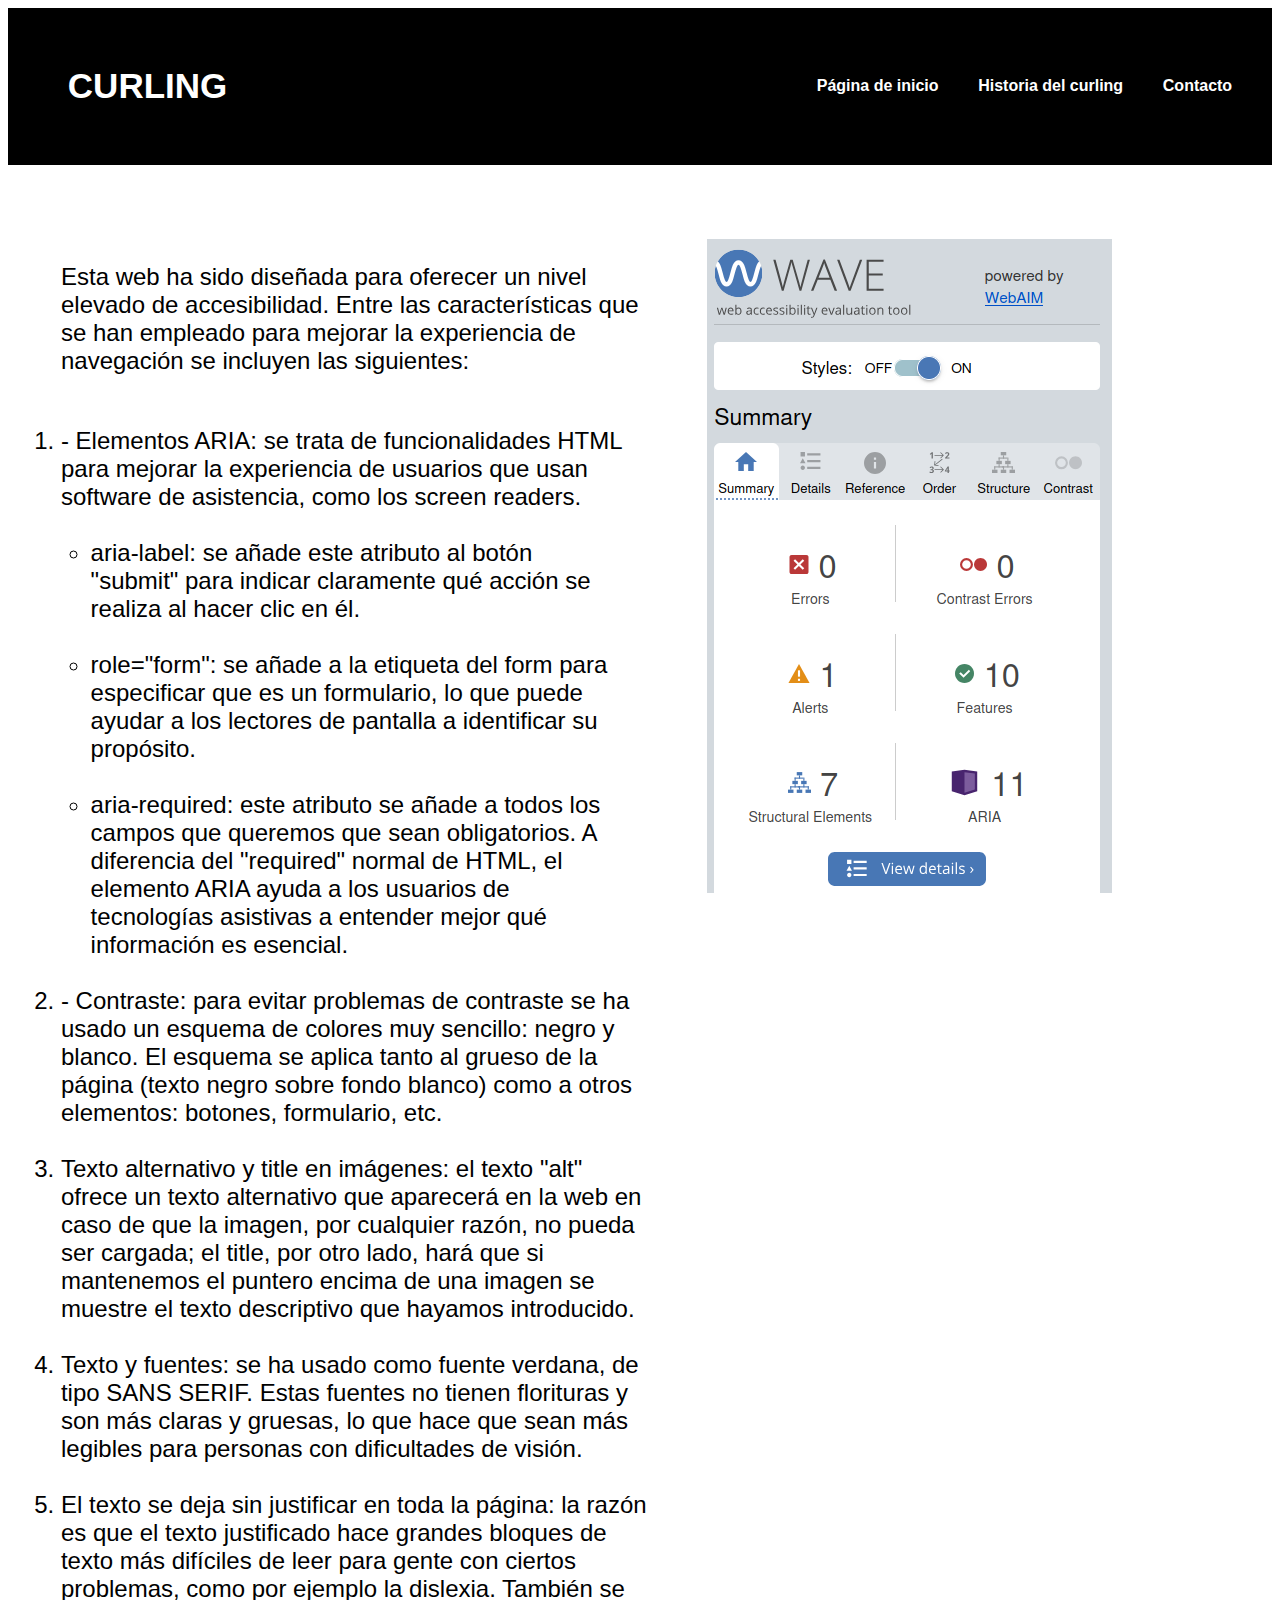
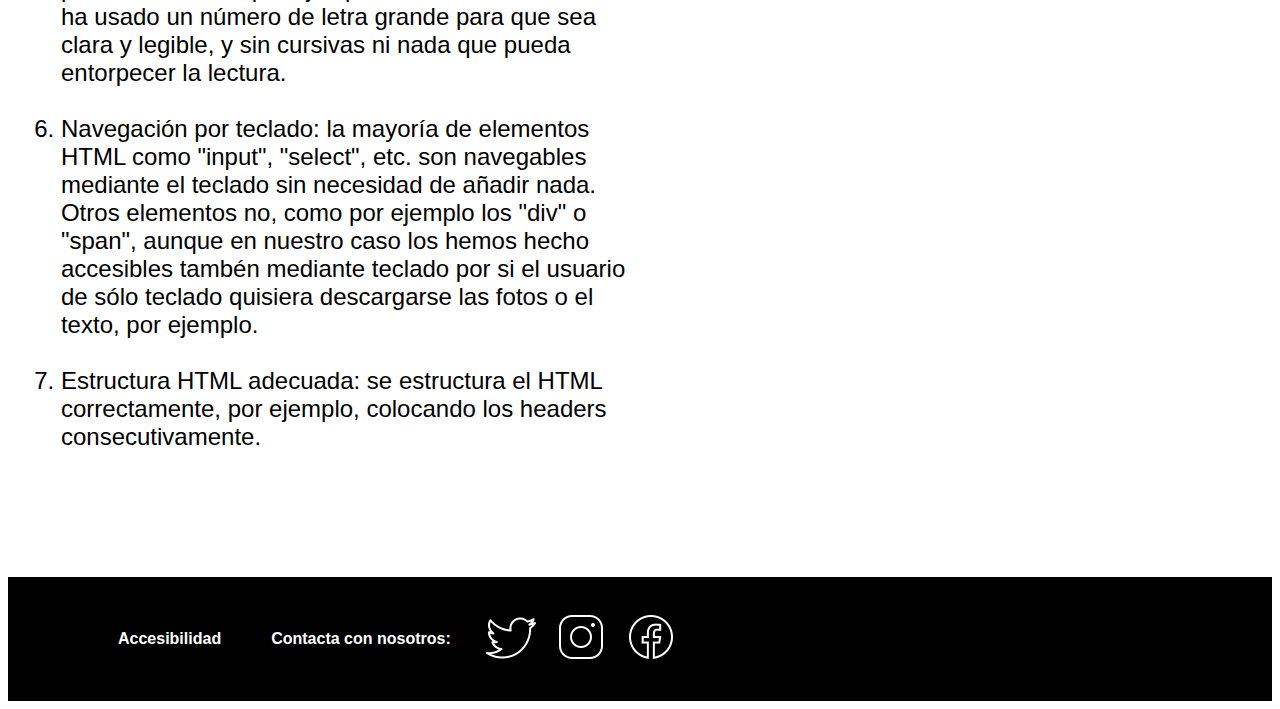
<file: public_html/accesibilidad.html>
<!DOCTYPE html>
<html lang="en">

<head>
    <meta charset="UTF-8">
    <meta name="viewport" content="width=device-width, initial-scale=1.0">
    <title>accesibilidad</title>
    <link rel="stylesheet" href="estilo.css">
</head>

<body>
    <header class="header">
        <h1>CURLING</h1>
        <a class="linkz" href="index.html">Página de inicio</a>
        <a class="linkz" href="historia.html">Historia del curling</a>
        <a class="linkz" href="contacto.html">Contacto</a>
    </header>

    <br><br><br>

    <div class="accesibilidad">
        <div class="texto-accesibilidad">
            <p class="texto2" tabindex="0">

                Esta web ha sido diseñada para oferecer un nivel elevado de accesibilidad. Entre
                las características que se han empleado para mejorar la experiencia de navegación se
                incluyen las siguientes: <br><br>

            <ol class="texto2">
               
                <li>- Elementos ARIA: se trata de funcionalidades HTML para mejorar la experiencia de usuarios que
                usan software de asistencia, como los screen readers. <br><br>

                <ul class="texto2">

                    <li>aria-label: se añade este atributo al botón "submit" para indicar claramente qué acción se
                        realiza al hacer clic en él.</li> <br>

                    <li>role="form": se añade a la etiqueta del form para especificar que es un formulario, lo que puede
                        ayudar a los lectores de pantalla a identificar su propósito.</li><br>

                    <li>aria-required: este atributo se añade a todos los campos que queremos que sean obligatorios. A
                        diferencia del "required" normal de HTML, el elemento ARIA ayuda a los usuarios de tecnologías asistivas a
                        entender mejor qué información es esencial. </li><br>

                </ul></li>

                <li>- Contraste: para evitar problemas de contraste se ha usado un esquema de colores muy sencillo: negro y
                blanco. El esquema se aplica tanto al grueso de la página (texto negro sobre fondo blanco) como a otros
                elementos: botones, formulario, etc.</li><br>

                <li>Texto alternativo y title en imágenes: el texto "alt" ofrece un texto alternativo que aparecerá en la
                web en
                caso de que la imagen, por cualquier razón, no pueda ser cargada; el title, por otro lado, hará que si
                mantenemos
                el puntero encima de una imagen se muestre el texto descriptivo que hayamos introducido.</li><br>

                <li>Texto y fuentes: se ha usado como fuente verdana, de tipo SANS SERIF. Estas fuentes no tienen florituras
                y
                son
                más claras y gruesas, lo que hace que sean más legibles para personas con dificultades de visión.</li><br>

                <li>El texto se deja sin justificar en toda la página: la razón es que el texto justificado hace grandes
                bloques de texto más difíciles de leer para gente con ciertos problemas, como por ejemplo la dislexia.

                También se ha usado un número de letra grande para que sea clara y legible, y sin cursivas ni nada que
                pueda entorpecer la lectura.</li><br>

                <li>Navegación por teclado: la mayoría de elementos HTML como "input", "select", etc. son navegables
                mediante el teclado sin necesidad de añadir nada. Otros elementos no, como por ejemplo los "div" o "span", aunque
                en nuestro caso los hemos hecho accesibles tambén mediante teclado por si el usuario de sólo teclado
                quisiera descargarse las fotos o el texto, por ejemplo.</li><br>

                <li>Estructura HTML adecuada: se estructura el HTML correctamente, por ejemplo, colocando los headers consecutivamente.</li><br>
            </ol>
            </p>
        </div>
        <div class="imagen-accesibilidad">
            <img src="pics/revision.png" tabindex="0" alt="Revisión accesibilidad"
                title="Revisión de los elementos de accesibilidad de la web">
        </div>


    </div>

    <br><br><br>

    <footer>
        <a class="linkz2" href="accesibilidad.html">Accesibilidad</a>
        <p id="textito" tabindex="0">Contacta con nosotros: </p>
        <div class="album">

            <a class="fotoAlbum2" href="https://daily.dev/blog/10-web-accessibility-guidelines-for-developers"><img
                    src="pics/twitter.png" alt="Link a twitter" title="Link a nuestro twitter sobre curling" /></a>


            <a class="fotoAlbum2"
                href="https://www.frontendmentor.io/articles/10-fundamental-web-accessibility-tips-for-frontend-developers-rUurADGxCt"><img
                    src="pics/insta.png" alt="Link a instagram" title="Link a nuestro instagram sobre curling" /></a>


            <a class="fotoAlbum2"
                href="https://www.section508.gov/content/guide-accessible-web-design-development/"><img
                    src="pics/fb.png" alt="Link a facebook" title="Link a nuestro facebook sobre curling" /></a>

        </div>
    </footer>


</body>

</html>
</file>
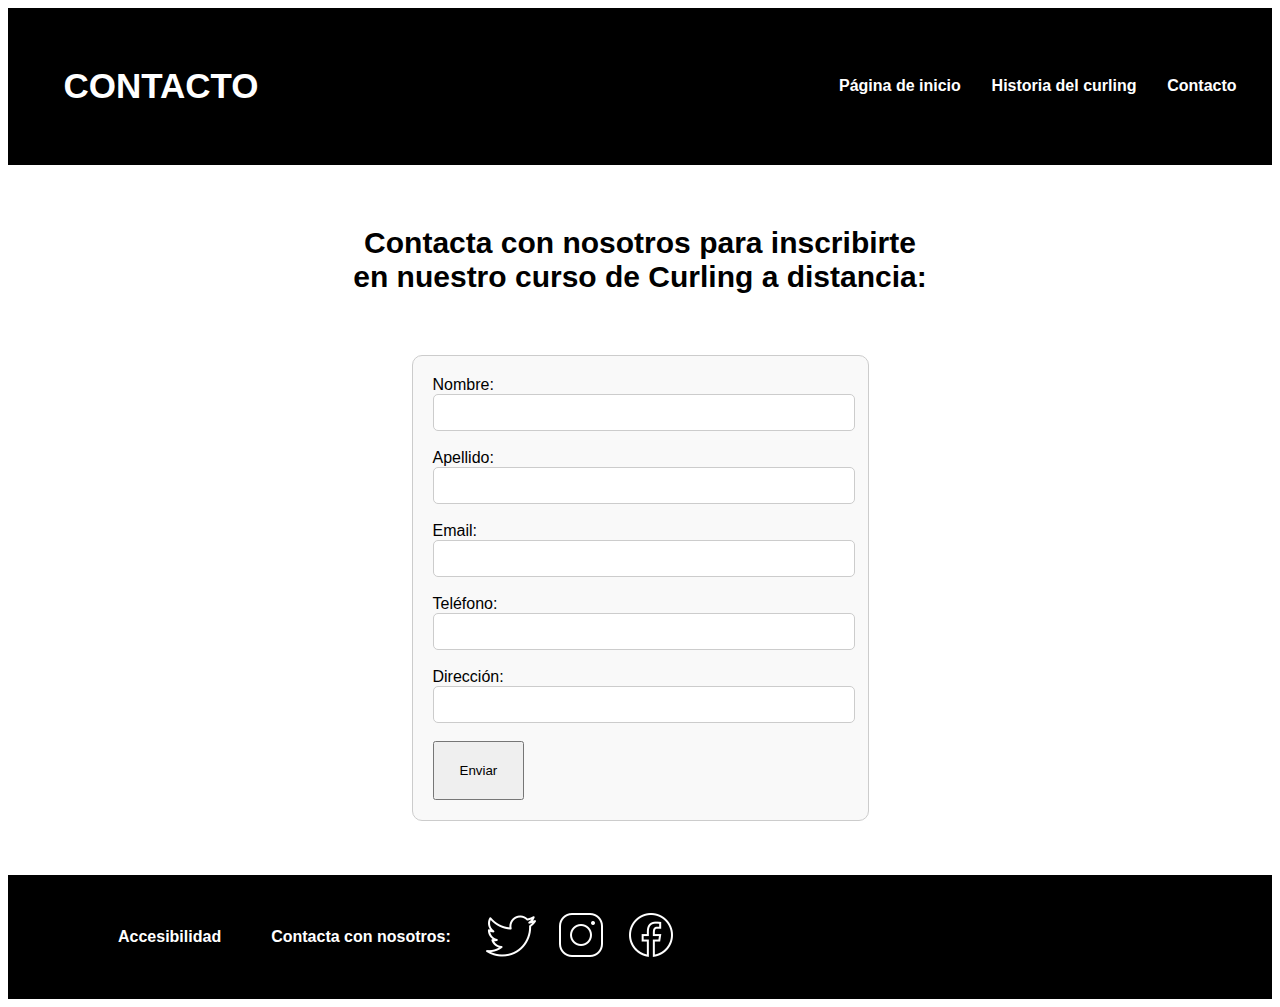
<file: public_html/contacto.html>
<!DOCTYPE html>
<html lang="en">

<head>
    <meta charset="UTF-8">
    <meta name="viewport" content="width=device-width, initial-scale=1.0">
    <title>contacto</title>
    <link rel="stylesheet" href="estilo.css">
</head>

<body>
    <header class="header">
        <h1>CONTACTO</h1>
        <a class="linkz" href="index.html">Página de inicio</a>
        <a class="linkz" href="historia.html">Historia del curling</a>
        <a class="linkz" href="contacto.html">Contacto</a>
    </header>
    <br><br>
    <h2 class="h2peke">Contacta con nosotros para inscribirte <br>en nuestro curso de Curling a distancia:</h2>
    <br><br>

   <form id="formulario" role="form">
        <div>
            <label for="nombre">Nombre:</label>
            <input type="text" id="nombre" name="nombre"  aria-required="true">
        </div>
        <br>
        <div>
            <label for="apellido">Apellido:</label>
            <input type="text" id="apellido" name="apellido"  aria-required="true">
        </div>
        <br>
        <div>
            <label for="email">Email:</label>
            <input type="email" id="email" name="email"  aria-required="true">
        </div>
        <br>
        <div>
            <label for="telefono">Teléfono:</label>
            <input type="tel" id="telefono" name="telefono"  aria-required="true">
        </div>
        <br>
        <div>
            <label for="direccion">Dirección:</label>
            <input type="text" id="direccion" name="direccion" aria-required="true">
        </div>
        <br>
        <div>
            <button type="submit" onclick="alert('¡¡¡FELICIDADES!!! TE HAS INSCRITO EN NUESTRO CURSO.')" aria-label="Enviar el formulario de contacto">Enviar</button>
        </div>
    </form>
    <br><br><br>

    <footer>
        <a class="linkz2" href="accesibilidad.html">Accesibilidad</a>
        <p id="textito" tabindex="0">Contacta con nosotros: </p>
        <div class="album">
            
                <a class="fotoAlbum2" href="https://daily.dev/blog/10-web-accessibility-guidelines-for-developers"><img src="pics/twitter.png" alt="Link a twitter"
                    title="Link a nuestro twitter sobre curling"/></a>
            
           
                <a class="fotoAlbum2" href="https://www.frontendmentor.io/articles/10-fundamental-web-accessibility-tips-for-frontend-developers-rUurADGxCt"><img src="pics/insta.png" alt="Link a instagram"
                    title="Link a nuestro instagram sobre curling"/></a>
            
            
                <a class="fotoAlbum2" href="https://www.section508.gov/content/guide-accessible-web-design-development/"><img src="pics/fb.png" alt="Link a facebook"
                    title="Link a nuestro facebook sobre curling" /></a>
            
        </div>
    </footer>

</body>
</html>
</file>
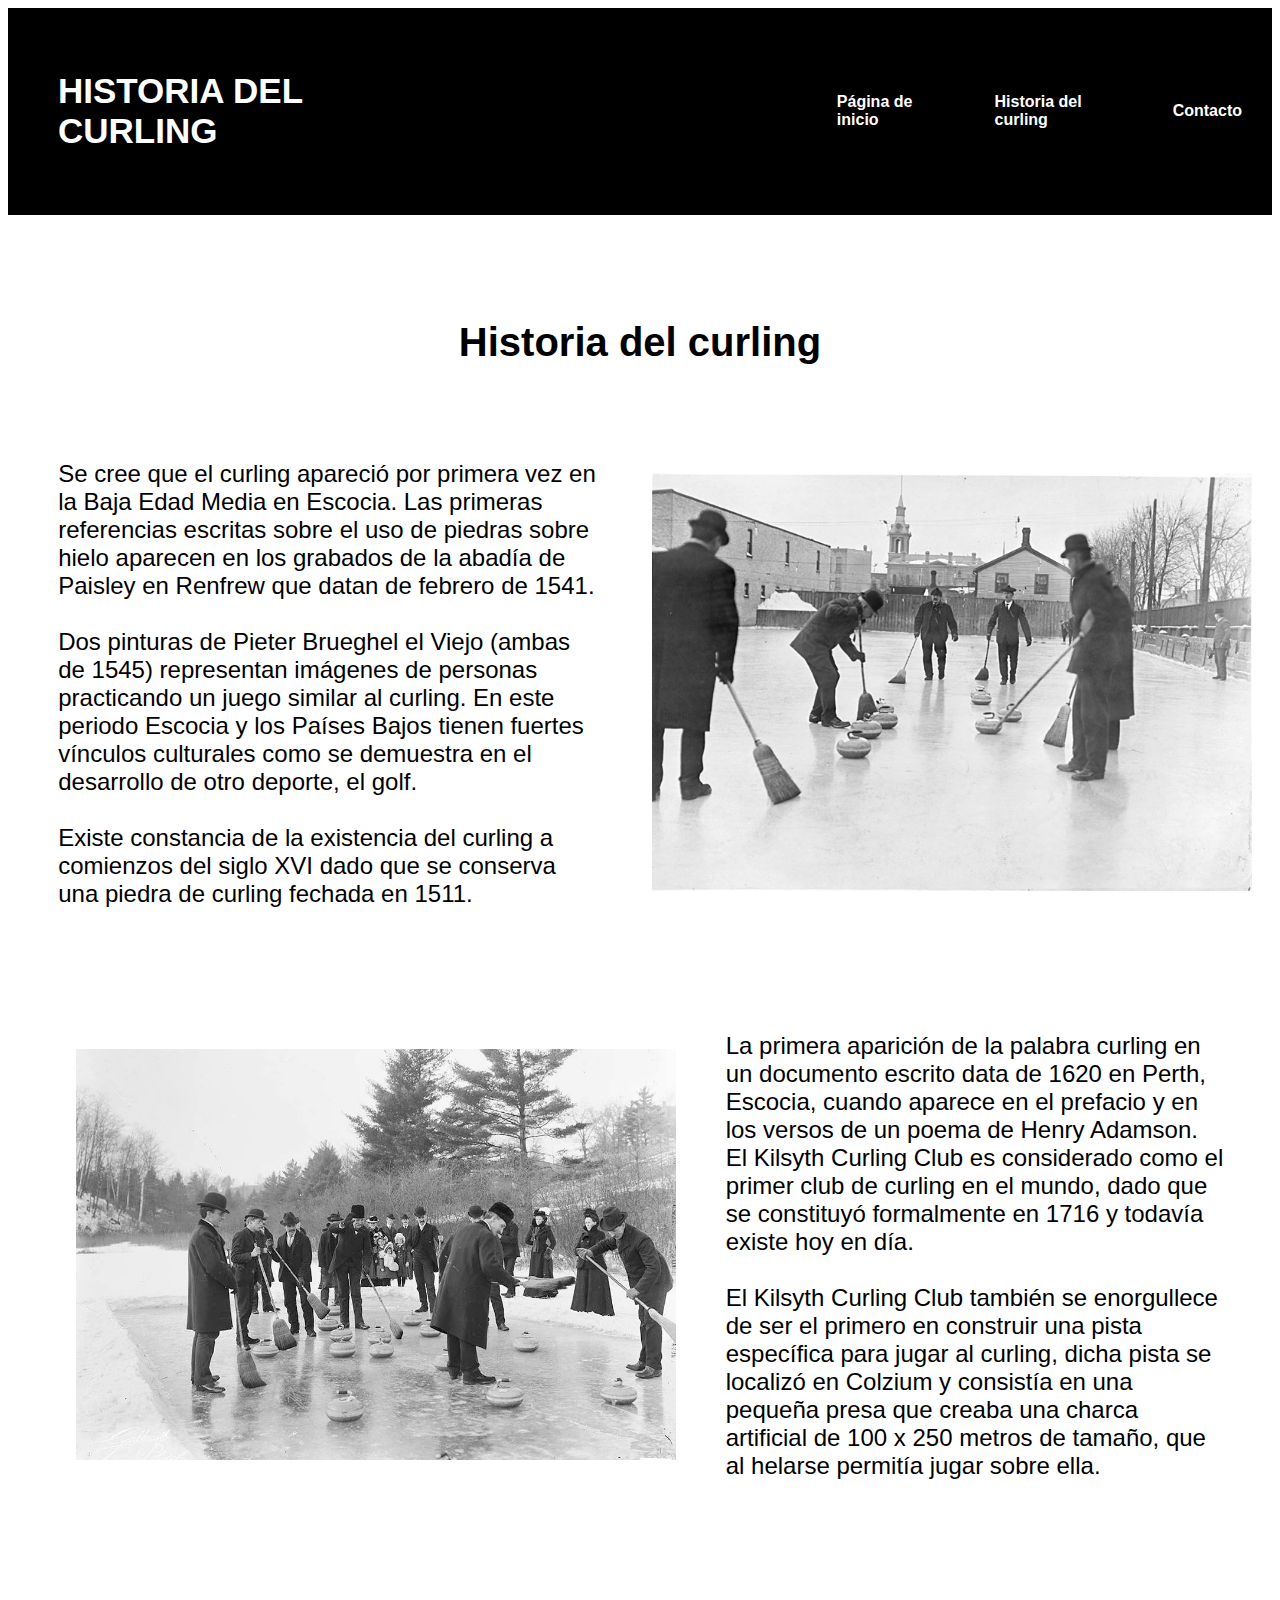
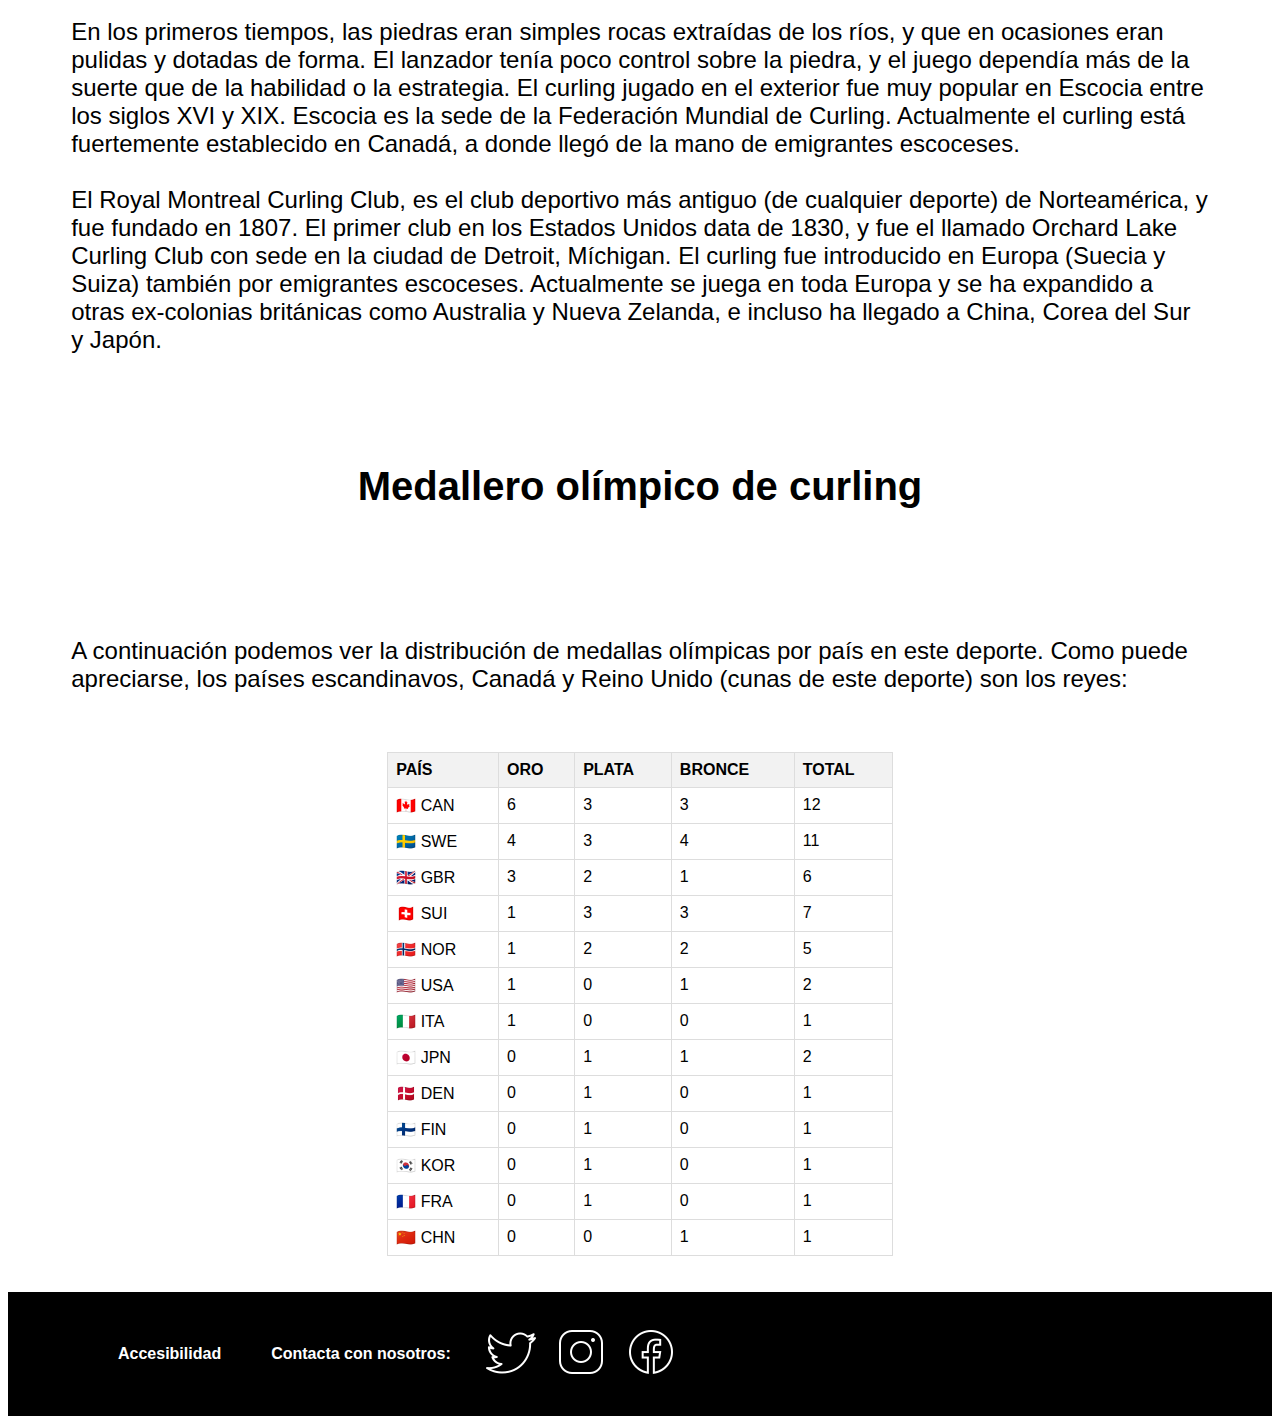
<file: public_html/historia.html>
<!DOCTYPE html>
<html lang="en">
<head>
    <meta charset="UTF-8">
    <meta name="viewport" content="width=device-width, initial-scale=1.0">
    <title>historia</title>
    <link rel="stylesheet" href="estilo.css">
</head>
<body>
    
    <header class="header2">
        <h1>HISTORIA DEL CURLING</h1>
        <a class="linkz2" href="index.html">Página de inicio</a>
        <a class="linkz2" href="historia.html">Historia del curling</a>
        <a class="linkz2" href="contacto.html">Contacto</a>
    </header>

    <br><br><br><br>

    <h2>Historia del curling</h2>
    <br>
    <div class="piedra">
        <div class="contenido-piedra">
            <div class="texto-piedra">
                <p class="texto2"  tabindex="0">Se cree que el curling apareció por primera vez en la Baja Edad Media en Escocia. 
                    Las primeras referencias escritas sobre el uso de piedras sobre hielo aparecen en los grabados 
                    de la abadía de Paisley en Renfrew que datan de febrero de 1541. <br><br> Dos pinturas de Pieter Brueghel 
                    el Viejo (ambas de 1545) representan imágenes de personas practicando un juego similar al 
                    curling. En este periodo Escocia y los Países Bajos tienen fuertes vínculos culturales como se demuestra 
                    en el desarrollo de otro deporte, el golf. <br><br>Existe constancia de la existencia del curling a comienzos del siglo XVI dado que se 
                    conserva una piedra de curling fechada en 1511.
                </p>
            </div>
            <div class="imagen-piedra">
                <img src="pics/history1.jpg"  tabindex="0" alt="Imagen de la piedra de curling" title="Gente jugando al curling a finales del s. XIX">
            </div>
        </div>
    </div>
    <br><br>
    <div class="escoba">
        <div class="contenido-escoba">
            <div class="texto-escoba">
                <p class="texto2" tabindex="0" >La primera aparición de la palabra curling en un 
                    documento escrito data de 1620 en Perth, Escocia, cuando aparece en el prefacio y en los versos 
                    de un poema de Henry Adamson. El Kilsyth Curling Club es considerado como el primer club de 
                    curling en el mundo, dado que se constituyó formalmente en 1716 y todavía existe hoy en día. 
                    <br><br>El Kilsyth Curling Club también se enorgullece de ser el primero en construir una pista 
                    específica para jugar al curling, dicha pista se localizó en Colzium y consistía en una 
                    pequeña presa que creaba una charca artificial de 100 x 250 metros de tamaño, que al helarse 
                    permitía jugar sobre ella. 
                </p>
            </div>
            <div class="imagen-escoba">
                <img src="pics/history2.jpg"  tabindex="0" alt="Escobas y piedras" title="Gente jugando al curling en Escocia - 1838">
            </div>
        </div>
    </div>

    <div class="textoAncho" tabindex="0">
        <p>
            En los primeros tiempos, las piedras eran simples rocas extraídas de los ríos, y que en ocasiones 
            eran pulidas y dotadas de forma. El lanzador tenía poco control sobre la piedra, y el juego 
            dependía más de la suerte que de la habilidad o la estrategia. El curling jugado en el exterior 
            fue muy popular en Escocia entre los siglos XVI y XIX. Escocia es la sede de la Federación 
            Mundial de Curling. Actualmente el curling está fuertemente establecido en Canadá, a donde 
            llegó de la mano de emigrantes escoceses. <br><br>El Royal Montreal Curling Club, es el club deportivo 
            más antiguo (de cualquier deporte) de Norteamérica, y fue fundado en 1807. El primer club en 
            los Estados Unidos data de 1830, y fue el llamado Orchard Lake Curling Club con sede en la ciudad 
            de Detroit, Míchigan. El curling fue introducido en Europa (Suecia y Suiza) también por 
            emigrantes escoceses. Actualmente se juega en toda Europa y se ha expandido a otras ex-colonias 
            británicas como Australia y Nueva Zelanda, e incluso ha llegado a China, Corea del Sur y Japón. 
        </p>
    </div>

    <br>

    <h2>Medallero olímpico de curling</h2>
    <div class="textoAncho" tabindex="0">
        <p>
            A continuación podemos ver la distribución de medallas olímpicas por país en este deporte. Como puede apreciarse,
            los países escandinavos, Canadá y Reino Unido (cunas de este deporte) son los reyes:
        </p>
    </div>
    <table tabindex="0">
        <thead>
            <tr>
                <th>PAÍS</th>
                <th>ORO</th>
                <th>PLATA</th>
                <th>BRONCE</th>
                <th>TOTAL</th>
            </tr>
        </thead>
        <tbody>
            <tr>
                <td>🇨🇦 CAN</td>
                <td>6</td>
                <td>3</td>
                <td>3</td>
                <td>12</td>
            </tr>
            <tr>
                <td>🇸🇪 SWE</td>
                <td>4</td>
                <td>3</td>
                <td>4</td>
                <td>11</td>
            </tr>
            <tr>
                <td>🇬🇧 GBR</td>
                <td>3</td>
                <td>2</td>
                <td>1</td>
                <td>6</td>
            </tr>
            <tr>
                <td>🇨🇭 SUI</td>
                <td>1</td>
                <td>3</td>
                <td>3</td>
                <td>7</td>
            </tr>
            <tr>
                <td>🇳🇴 NOR</td>
                <td>1</td>
                <td>2</td>
                <td>2</td>
                <td>5</td>
            </tr>
            <tr>
                <td>🇺🇸 USA</td>
                <td>1</td>
                <td>0</td>
                <td>1</td>
                <td>2</td>
            </tr>
            <tr>
                <td>🇮🇹 ITA</td>
                <td>1</td>
                <td>0</td>
                <td>0</td>
                <td>1</td>
            </tr>
            <tr>
                <td>🇯🇵 JPN</td>
                <td>0</td>
                <td>1</td>
                <td>1</td>
                <td>2</td>
            </tr>
            <tr>
                <td>🇩🇰 DEN</td>
                <td>0</td>
                <td>1</td>
                <td>0</td>
                <td>1</td>
            </tr>
            <tr>
                <td>🇫🇮 FIN</td>
                <td>0</td>
                <td>1</td>
                <td>0</td>
                <td>1</td>
            </tr>
            <tr>
                <td>🇰🇷 KOR</td>
                <td>0</td>
                <td>1</td>
                <td>0</td>
                <td>1</td>
            </tr>
            <tr>
                <td>🇫🇷 FRA</td>
                <td>0</td>
                <td>1</td>
                <td>0</td>
                <td>1</td>
            </tr>
            <tr>
                <td>🇨🇳 CHN</td>
                <td>0</td>
                <td>0</td>
                <td>1</td>
                <td>1</td>
            </tr>
        </tbody>
    </table>

    <br><br>

    <footer>
        <a class="linkz2" href="accesibilidad.html">Accesibilidad</a>
        <p id="textito" tabindex="0">Contacta con nosotros: </p>
        <div class="album">
            
                <a class="fotoAlbum2" href="https://daily.dev/blog/10-web-accessibility-guidelines-for-developers"><img src="pics/twitter.png" alt="Link a twitter"
                    title="Link a nuestro twitter sobre curling"/></a>
            
           
                <a class="fotoAlbum2" href="https://www.frontendmentor.io/articles/10-fundamental-web-accessibility-tips-for-frontend-developers-rUurADGxCt"><img src="pics/insta.png" alt="Link a instagram"
                    title="Link a nuestro instagram sobre curling"/></a>
            
            
                <a class="fotoAlbum2" href="https://www.section508.gov/content/guide-accessible-web-design-development/"><img src="pics/fb.png" alt="Link a facebook"
                    title="Link a nuestro facebook sobre curling" /></a>
            
        </div>
    </footer>

</body>
</html>
</file>
<file: public_html/estilo.css>
h1{
    font-weight:bold;
    font-size: 35px;
    font-family: Arial, Helvetica, sans-serif;
    padding-top: 20px;
    padding-bottom:20px;
    padding-left:50px;
    padding-right: 45%;
}

.video{
    display:flex;
    justify-content: center;
}

.header {
    display: flex;
    justify-content: space-around; 
    align-items: center; 
    background-color: black;
    color: white;
    padding: 15px 0; 
    padding-right: 20px;
}


footer {
    display: flex;
    justify-content: left;
    align-items: center; 
    background-color: black;
    color: white;
    padding: 10px 0; 
    padding-right: 20px;
    padding-left:70px;
}

.linkz {
    color: white;
    font-weight: bold;
    font-family: Arial, Helvetica, sans-serif;
    text-decoration: none;
    padding: 5px 10px; 
}

.linkz2 {
    color: white;
    font-weight: bold;
    font-family: Arial, Helvetica, sans-serif;
    text-decoration: none;
    padding: 5px 10px; 
    margin-left: 30px;
}

#textito{
    color: white;
    font-weight: bold;
    font-family: Arial, Helvetica, sans-serif;
    text-decoration: none;
    padding: 5px 10px; 
    margin-left: 30px;
}

.linkz:hover {
    background-color:white;
    color: black;
}

.linkz2:hover {
    background-color:white;
    color: black;
}

.texto{
    text-align:center;
    padding-left: 25%;
    padding-right: 25%;
    padding-top: 70px;
    padding-bottom:35px;
    font-family: Arial, Helvetica, sans-serif;
    font-size:x-large;
}

.texto2{
    text-align:left;
    padding-left: 5%;
    padding-right: 5%;
    font-family: Arial, Helvetica, sans-serif;
    font-size:x-large;
}

.album {
    display: flex; 
    justify-content: center; 
}

.fotoAlbum {
    flex: 1; 
    margin: 20px; 
}

.fotoAlbum img {
    width: 100%;
    height: 300px; 
    object-fit: cover; 
}

h2{
    text-align:center;
    font-size:40px;
    font-weight:bold;
    font-family: Arial, Helvetica, sans-serif;
}
h3{
    text-align:center;
    font-weight:bold;
    font-family: Arial, Helvetica, sans-serif;
    font-size:24px;
}

.piedra {
    text-align: left; 
    display: flex;
    justify-content: flex-start; 
    padding: 20px; 
}

.contenido-piedra {
    display: flex; 
    justify-content: space-between; 
    align-items: center; 
    width: 100%; 
    
}

.texto-piedra {
    flex: 1; 
    padding-right: 20px; 
}

.imagen-piedra img {
    width: 600px; 
    height: auto; 
    padding-right: 20%;
}

.accesibilidad{
    text-align: left;
    display: flex;
    justify-content: flex-start; 
    padding: 20px; 
}

.texto-accesibilidad{
    flex: 1; 
    padding-right: 20px; 
}

.imagen-accesibilidad{
    width: 300px; 
    height: auto; 
    padding-right: 20%;
}

.escoba {
    text-align: left;
    padding: 20px;
}

.contenido-escoba {
    display: flex;
    flex-direction: row-reverse; 
    justify-content: space-between;
    align-items: center; 
    width: 100%; 
}

.texto-escoba {
    flex: 1; 
    padding-left: 70px; 
}

.imagen-escoba img {
    width: 600px; 
    height: auto; 
    padding-left: 8%;
}

.header2 {
    display: flex;
    justify-content: space-around; 
    align-items: center; 
    background-color: black; 
    color: white; 
    padding: 20px 0px; 
    padding-right:20px;
}

.header2 h1 {
    
    font-weight: bold;
    font-size: 35px; 
    font-family: Arial, Helvetica, sans-serif;
    padding-top: 20px;
    padding-bottom:20px;
    padding-left:50px;
    padding-right: 30%;
}

.linkz2 {
    color: white;
    font-weight: bold;
    font-family: Arial, Helvetica, sans-serif;
    text-decoration: none;
    padding: 5px 10px; 
    margin-left: 30px;
}

.textoAncho{
    text-align:left;
    padding-left: 5%;
    padding-right: 5%;
    padding-top: 70px;
    padding-bottom:35px;
    font-family: Arial, Helvetica, sans-serif;
    font-size:x-large;
}

.h2peke{
    font-size: 30px;
}

form {
    max-width: 400px; 
    margin: auto;
    padding: 20px; 
    border: 1px solid #ccc; 
    border-radius: 10px; 
    background-color: #f9f9f9;
    font-family: Verdana, Geneva, Tahoma, sans-serif;
    padding-right:35px;
}

input, textarea {
    width: 100%;
    padding: 10px; 
    border: 1px solid #ccc; 
    border-radius: 5px; 
}

button {
    padding: 20px 25px; 
}

.fotoAlbum2{
    width: 20px;
    height:auto;
    padding:25px;
}

table {
    width: 40%;
    font-family: Verdana, Geneva, Tahoma, sans-serif;
    margin: 0 auto;
    border-collapse: collapse;
}
th, td {
    border: 1px solid #ddd;
    padding: 8px;
    text-align: left;
}
th {
    background-color: #f2f2f2;
}
</file>
